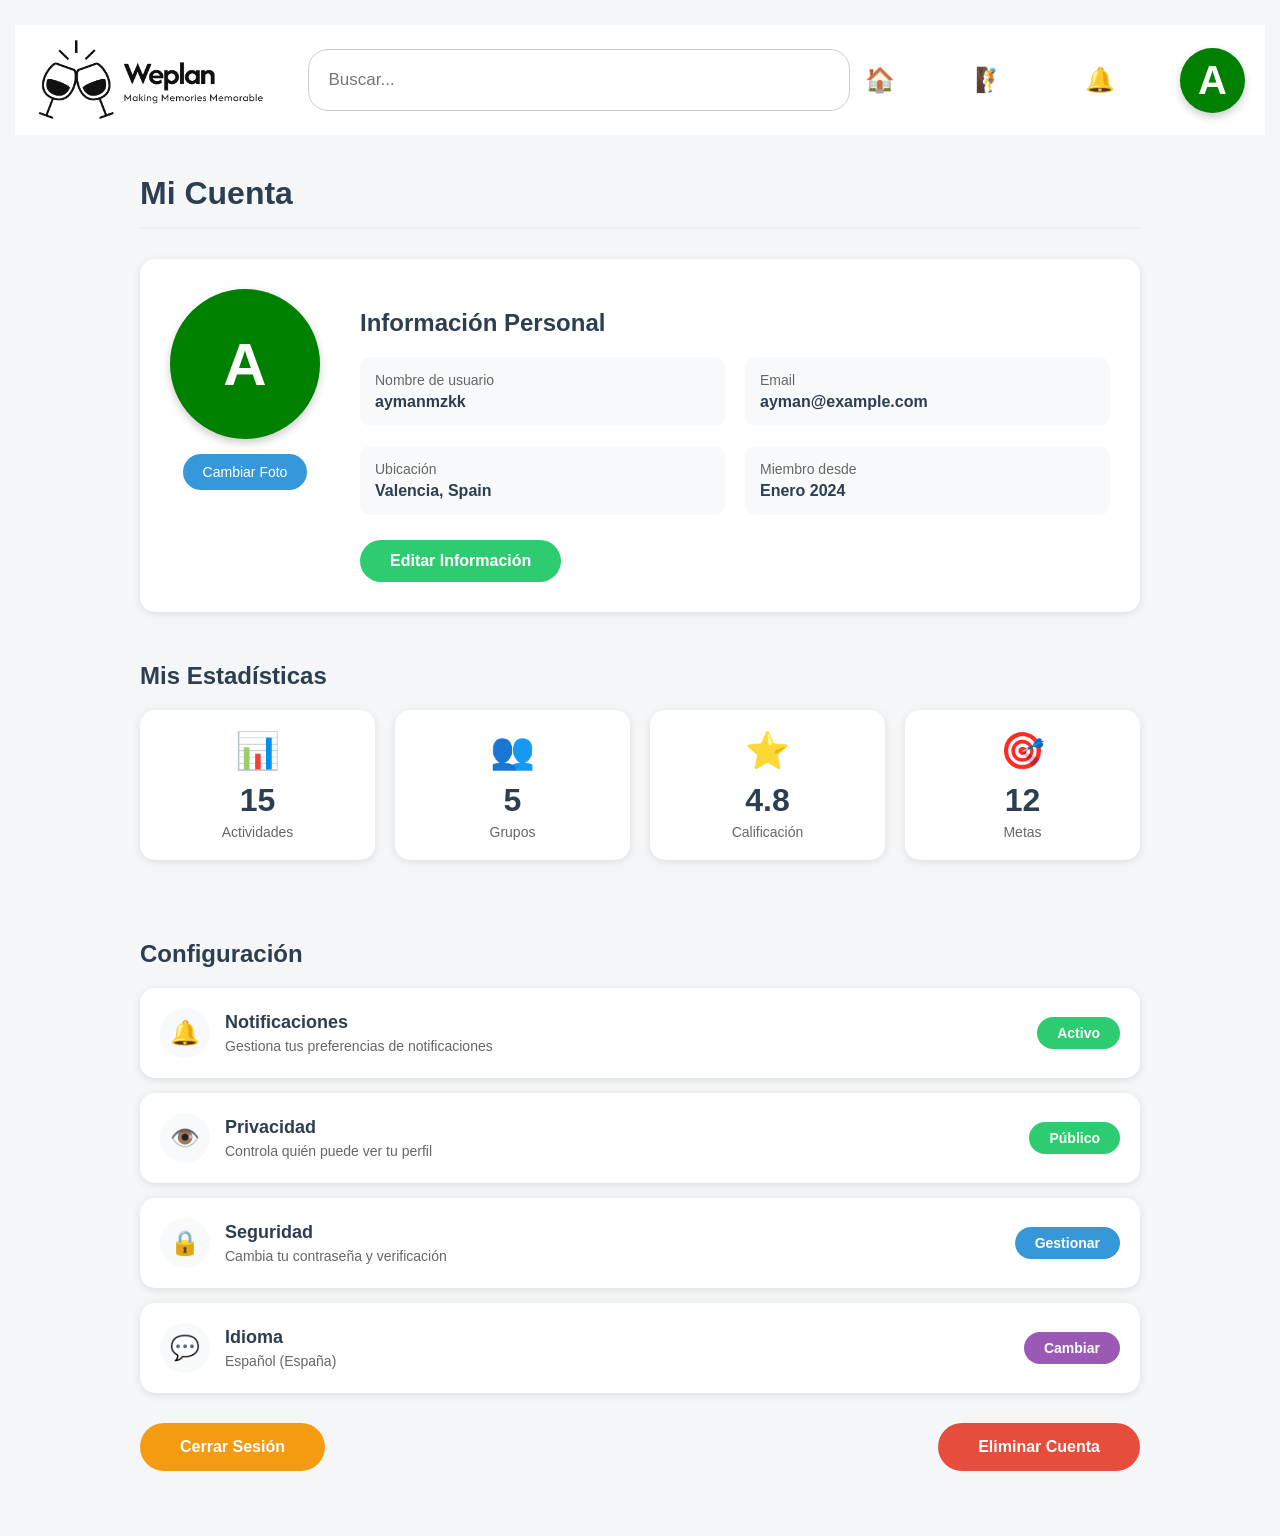
<file: Front-end/pagina de cuenta/index.html>
<!DOCTYPE html>
<html lang="es">
<head>
    <meta charset="UTF-8">
    <meta name="viewport" content="width=device-width, initial-scale=1.0">
    <title>Mi Cuenta - WePlan</title>
    <link rel="stylesheet" href="estilo.css">
</head>
<body>
 <nav>
     <div class="div2">
      <img src="fotos/weplan-high-resolution-logo-grayscale.png" alt="WePlan Logo">
      <div class="search-container">
             <input type="text" class="search-box" placeholder="Buscar...">
      </div>
            <div class="bottons-container">
             <button class="boton" onclick="window.location.href='index.html'">
                 <div class="icono">🏠</div>
             </button>
             <button class="boton">
                 <div class="icono">🧗</div>
             </button>
            
             <button class="boton" onclick="window.location.href='notificaciones.html'">
                 <div class="icono">🔔</div>
             </button>

              <button class="boton-usuario" onclick="window.location.href='cuenta.html'">
                A
              </button>
             </div>
     </div>   
 </nav>

<main class="account-page">
    <div class="account-header">
        <h1>Mi Cuenta</h1>
    </div>
    
    <div class="account-container">
        <!-- Sección Perfil -->
        <div class="profile-section">
            <div class="profile-picture">
                <div class="profile-image" id="profileImage">A</div>
                <button class="change-photo">Cambiar Foto</button>
            </div>
            
            <div class="profile-info">
                <h2>Información Personal</h2>
                <div class="info-grid">
                    <div class="info-item">
                        <label>Nombre de usuario</label>
                        <div class="info-value">aymanmzkk</div>
                    </div>
                    <div class="info-item">
                        <label>Email</label>
                        <div class="info-value">ayman@example.com</div>
                    </div>
                    <div class="info-item">
                        <label>Ubicación</label>
                        <div class="info-value">Valencia, Spain</div>
                    </div>
                    <div class="info-item">
                        <label>Miembro desde</label>
                        <div class="info-value">Enero 2024</div>
                    </div>
                </div>
                <button class="edit-btn">Editar Información</button>
            </div>
        </div>
        
        <!-- Sección Estadísticas -->
        <div class="stats-section">
            <h2>Mis Estadísticas</h2>
            <div class="stats-grid">
                <div class="stat-card">
                    <div class="stat-icon">📊</div>
                    <div class="stat-number">15</div>
                    <div class="stat-label">Actividades</div>
                </div>
                <div class="stat-card">
                    <div class="stat-icon">👥</div>
                    <div class="stat-number">5</div>
                    <div class="stat-label">Grupos</div>
                </div>
                <div class="stat-card">
                    <div class="stat-icon">⭐</div>
                    <div class="stat-number">4.8</div>
                    <div class="stat-label">Calificación</div>
                </div>
                <div class="stat-card">
                    <div class="stat-icon">🎯</div>
                    <div class="stat-number">12</div>
                    <div class="stat-label">Metas</div>
                </div>
            </div>
        </div>
        
        <!-- Sección Configuración -->
        <div class="settings-section">
            <h2>Configuración</h2>
            <div class="settings-list">
                <div class="setting-item">
                    <div class="setting-info">
                        <div class="setting-icon">🔔</div>
                        <div>
                            <h3>Notificaciones</h3>
                            <p>Gestiona tus preferencias de notificaciones</p>
                        </div>
                    </div>
                    <button class="toggle-btn">Activo</button>
                </div>
                
                <div class="setting-item">
                    <div class="setting-info">
                        <div class="setting-icon">👁️</div>
                        <div>
                            <h3>Privacidad</h3>
                            <p>Controla quién puede ver tu perfil</p>
                        </div>
                    </div>
                    <button class="toggle-btn">Público</button>
                </div>
                
                <div class="setting-item">
                    <div class="setting-info">
                        <div class="setting-icon">🔒</div>
                        <div>
                            <h3>Seguridad</h3>
                            <p>Cambia tu contraseña y verificación</p>
                        </div>
                    </div>
                    <button class="manage-btn">Gestionar</button>
                </div>
                
                <div class="setting-item">
                    <div class="setting-info">
                        <div class="setting-icon">💬</div>
                        <div>
                            <h3>Idioma</h3>
                            <p>Español (España)</p>
                        </div>
                    </div>
                    <button class="change-btn">Cambiar</button>
                </div>
            </div>
        </div>
        
        <!-- Botones de Acción -->
        <div class="action-buttons">
            <button class="logout-btn">Cerrar Sesión</button>
            <button class="delete-btn">Eliminar Cuenta</button>
        </div>
    </div>
</main>

</body>
</html>
</file>
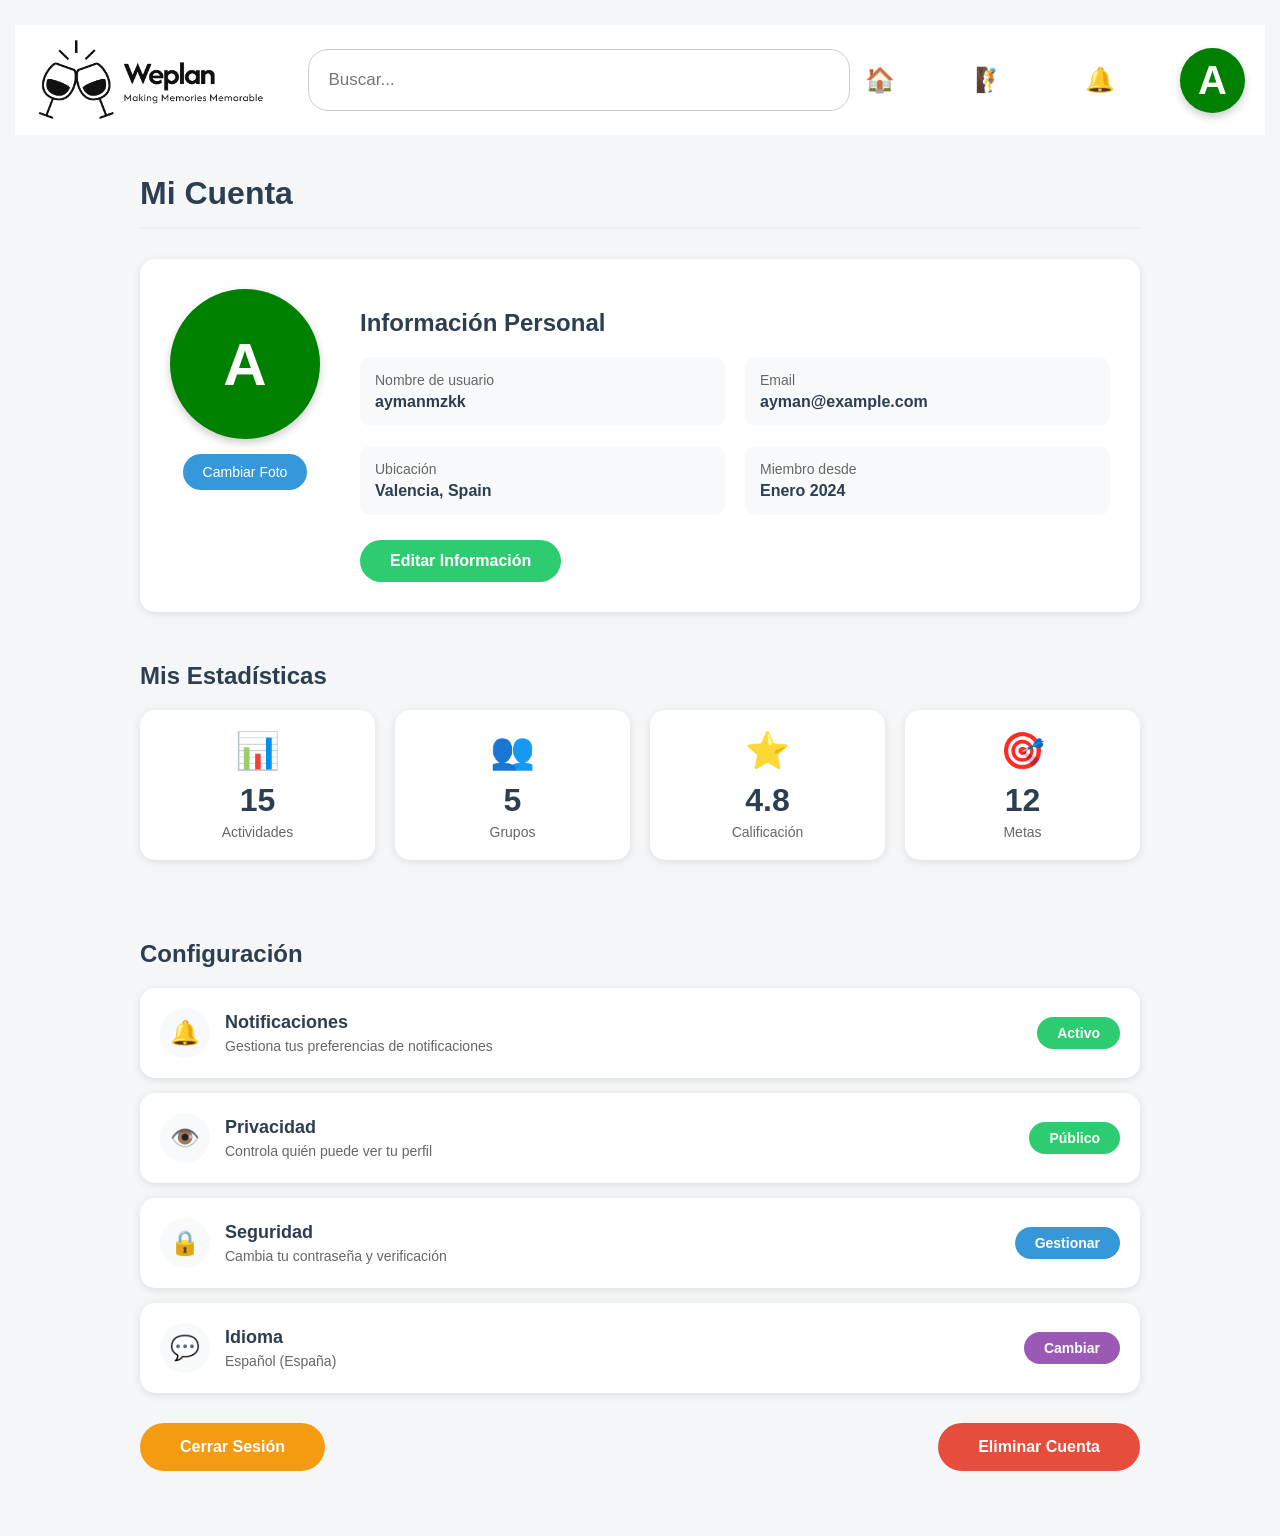
<file: Front-end/pagina de cuenta/cuenta.html>
<!DOCTYPE html>
<html lang="es">
<head>
    <meta charset="UTF-8">
    <meta name="viewport" content="width=device-width, initial-scale=1.0">
    <title>Mi Cuenta - WePlan</title>
    <link rel="stylesheet" href="cuenta.css">
</head>
<body>
 <nav>
     <div class="div2">
      <img src="fotos/weplan-high-resolution-logo-grayscale.png" alt="WePlan Logo">
      <div class="search-container">
             <input type="text" class="search-box" placeholder="Buscar...">
      </div>
            <div class="bottons-container">
             <button class="boton" onclick="window.location.href='index.html'">
                 <div class="icono">🏠</div>
             </button>
             <button class="boton">
                 <div class="icono">🧗</div>
             </button>
            
             <button class="boton" onclick="window.location.href='notificaciones.html'">
                 <div class="icono">🔔</div>
             </button>

              <button class="boton-usuario" onclick="window.location.href='cuenta.html'">
                A
              </button>
             </div>
     </div>   
 </nav>

<main class="account-page">
    <div class="account-header">
        <h1>Mi Cuenta</h1>
    </div>
    
    <div class="account-container">
        <!-- Sección Perfil -->
        <div class="profile-section">
            <div class="profile-picture">
                <div class="profile-image" id="profileImage">A</div>
                <button class="change-photo">Cambiar Foto</button>
            </div>
            
            <div class="profile-info">
                <h2>Información Personal</h2>
                <div class="info-grid">
                    <div class="info-item">
                        <label>Nombre de usuario</label>
                        <div class="info-value">aymanmzkk</div>
                    </div>
                    <div class="info-item">
                        <label>Email</label>
                        <div class="info-value">ayman@example.com</div>
                    </div>
                    <div class="info-item">
                        <label>Ubicación</label>
                        <div class="info-value">Valencia, Spain</div>
                    </div>
                    <div class="info-item">
                        <label>Miembro desde</label>
                        <div class="info-value">Enero 2024</div>
                    </div>
                </div>
                <button class="edit-btn">Editar Información</button>
            </div>
        </div>
        
        <!-- Sección Estadísticas -->
        <div class="stats-section">
            <h2>Mis Estadísticas</h2>
            <div class="stats-grid">
                <div class="stat-card">
                    <div class="stat-icon">📊</div>
                    <div class="stat-number">15</div>
                    <div class="stat-label">Actividades</div>
                </div>
                <div class="stat-card">
                    <div class="stat-icon">👥</div>
                    <div class="stat-number">5</div>
                    <div class="stat-label">Grupos</div>
                </div>
                <div class="stat-card">
                    <div class="stat-icon">⭐</div>
                    <div class="stat-number">4.8</div>
                    <div class="stat-label">Calificación</div>
                </div>
                <div class="stat-card">
                    <div class="stat-icon">🎯</div>
                    <div class="stat-number">12</div>
                    <div class="stat-label">Metas</div>
                </div>
            </div>
        </div>
        
        <!-- Sección Configuración -->
        <div class="settings-section">
            <h2>Configuración</h2>
            <div class="settings-list">
                <div class="setting-item">
                    <div class="setting-info">
                        <div class="setting-icon">🔔</div>
                        <div>
                            <h3>Notificaciones</h3>
                            <p>Gestiona tus preferencias de notificaciones</p>
                        </div>
                    </div>
                    <button class="toggle-btn">Activo</button>
                </div>
                
                <div class="setting-item">
                    <div class="setting-info">
                        <div class="setting-icon">👁️</div>
                        <div>
                            <h3>Privacidad</h3>
                            <p>Controla quién puede ver tu perfil</p>
                        </div>
                    </div>
                    <button class="toggle-btn">Público</button>
                </div>
                
                <div class="setting-item">
                    <div class="setting-info">
                        <div class="setting-icon">🔒</div>
                        <div>
                            <h3>Seguridad</h3>
                            <p>Cambia tu contraseña y verificación</p>
                        </div>
                    </div>
                    <button class="manage-btn">Gestionar</button>
                </div>
                
                <div class="setting-item">
                    <div class="setting-info">
                        <div class="setting-icon">💬</div>
                        <div>
                            <h3>Idioma</h3>
                            <p>Español (España)</p>
                        </div>
                    </div>
                    <button class="change-btn">Cambiar</button>
                </div>
            </div>
        </div>
        
        <!-- Botones de Acción -->
        <div class="action-buttons">
            <button class="logout-btn">Cerrar Sesión</button>
            <button class="delete-btn">Eliminar Cuenta</button>
        </div>
    </div>
</main>

</body>
</html>
</file>
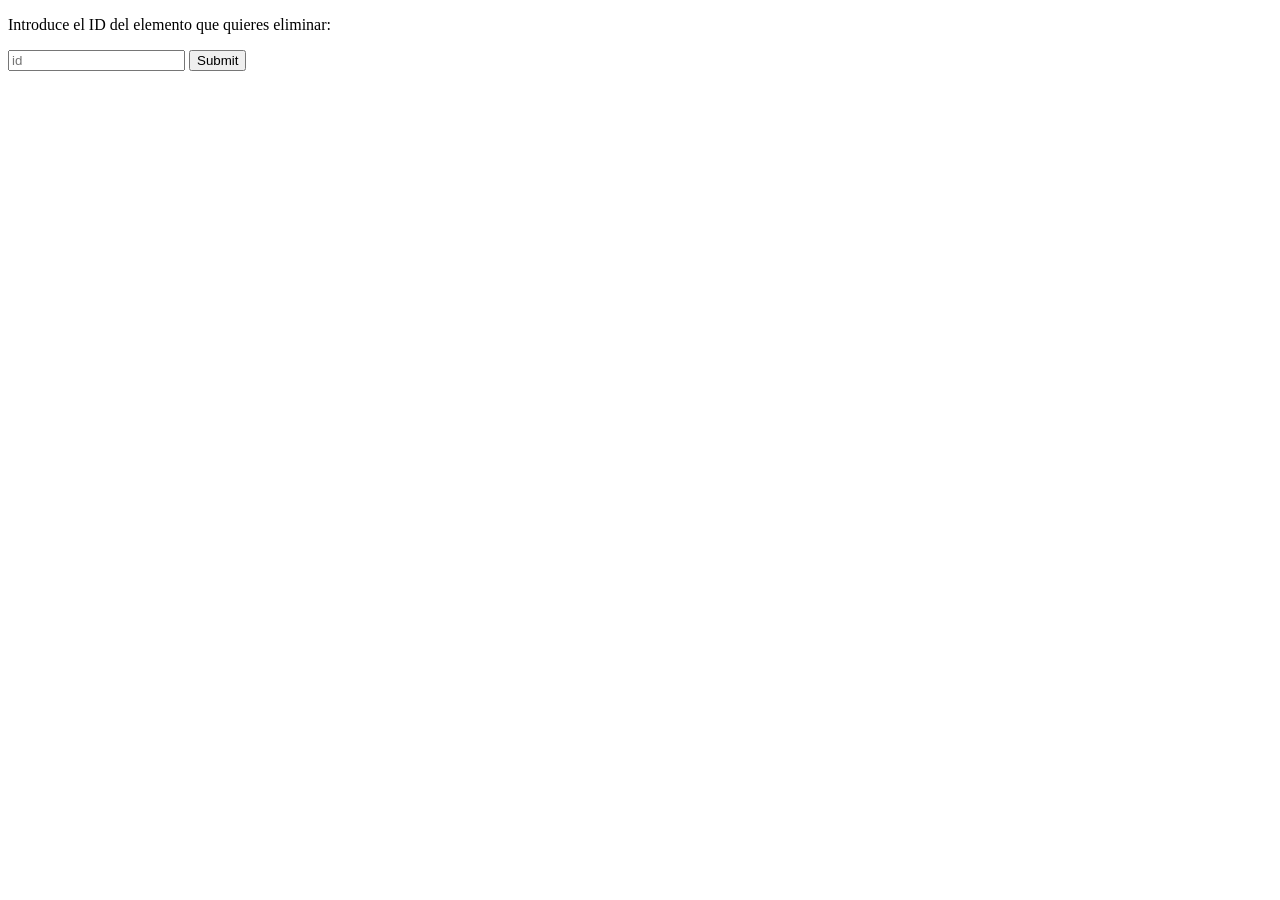
<file: 002-PHP/Uso Futuro-/003-Delete/001-Miniformulario.html>
<!doctype html>
<html lang="es">
  <head>
    <title>Bryan Glot Fong</title>
    <meta charset="utf-8">
  </head>
  <body>
    <form action="002-procesa_eliminar.php" method="POST">
     <p>Introduce el ID del elemento que quieres eliminar:</p>
     <input type="number" name="id" placeholder="id">
     <input type="submit">
    </form>
  </body>
</html>
</file>
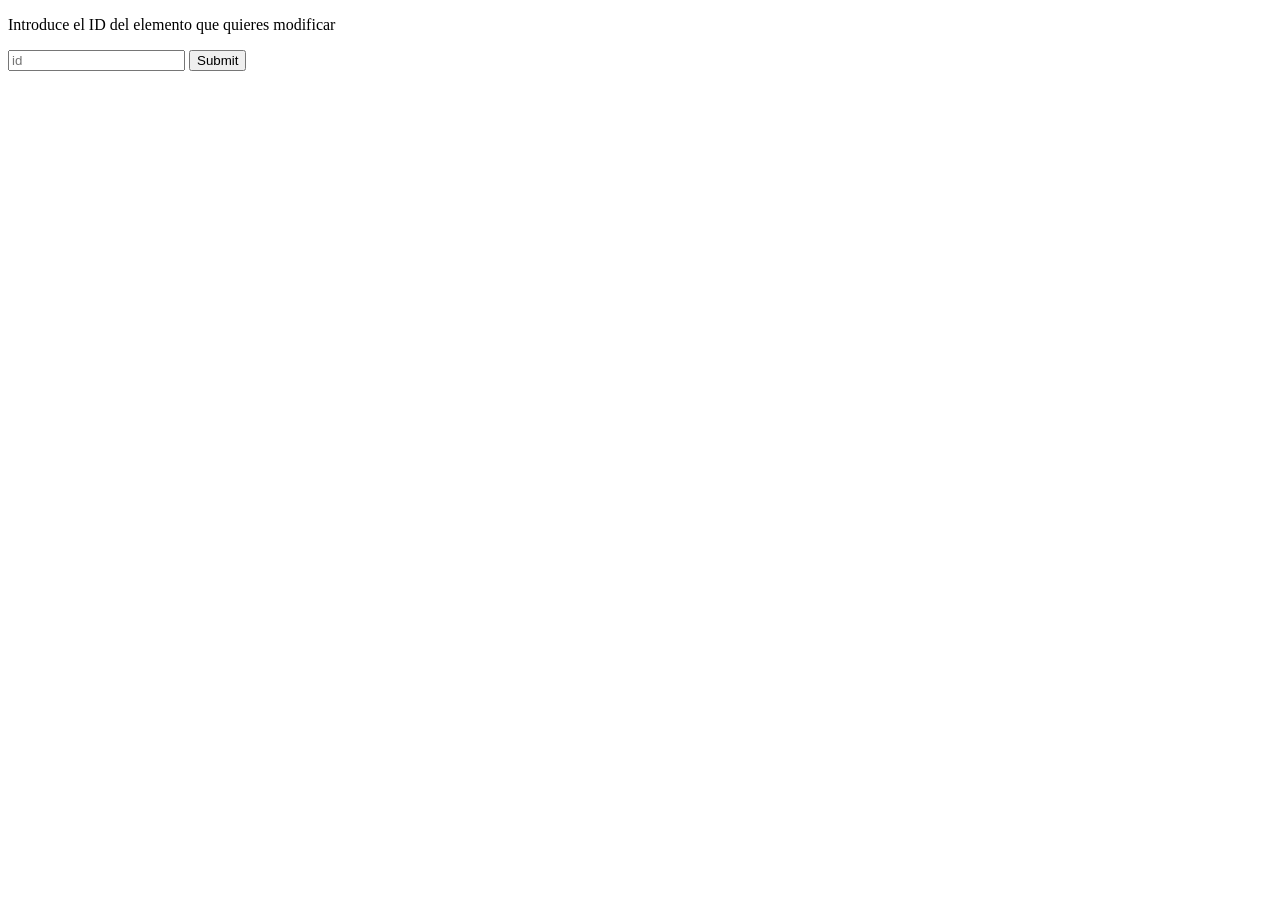
<file: 002-PHP/Uso Futuro-/004-Update/001-Miniformulario.html>
<!doctype html>
<html lang="es">
  <head>
    <title>Bryan Glot Fong</title>
    <meta charset="utf-8">
  </head>
  <body>
    <form action="002-procesa_modificar.php" method="POST">
      <p>Introduce el ID del elemento que quieres modificar</p>
      <input type="number" name="id" placeholder="id">
      <input type="submit">
    </form>
  </body>
</html>
</file>
<file: Front-end/pagina de cuenta/estilo.css>
body {font-family: 'Segoe UI', Tahoma, Geneva, Verdana, sans-serif;background-color: #f4f6f8;color: #333;margin: 0;padding: 0;}
body {margin: 10px auto;font-family: Arial, sans-serif;max-width: 1800px;padding: 15px;}
nav {width: 100%;background-color: #fff;}
.div2 {display: flex;align-items: center;justify-content: space-between;padding: 10px 20px;}
.div2 img {height: 90px;width: 230px;}
.search-container {flex: 1;max-width: 500px;margin: 0 20px;}
.search-box {width: 100%;padding: 20px;border: 1px solid #ccc;border-radius: 20px;font-size: 17px;}
.bottons-container {display: flex;align-items: center;gap: 50px;}
.boton {background-color: white;border: none;border-radius: 50%;width: 60px;height: 60px;display: flex;align-items: center;justify-content: center;cursor: pointer;transition: all 0.3s ease;padding: 8px;}
.boton:hover {transform: translateY(-3px);box-shadow: 0 4px 8px rgba(0,0,0,0.3);background-color: #f8f9fa;}
.boton:active {transform: translateY(-1px);}
.icono {font-size: 24px;color: #2c3e50;}
.boton-usuario {width: 65px;height: 65px;border-radius: 50%;font-size: 40px;border: none;cursor: pointer;display: flex;align-items: center;justify-content: center;font-weight: bold;color: white;background-color: Green;transition: all 0.3s ease;box-shadow: 0 4px 8px rgba(0,0,0,0.2);}
.boton-usuario:hover {transform: scale(1.05);box-shadow: 0 6px 12px rgba(0,0,0,0.3);}
.account-page {max-width: 1000px;margin: 40px auto;padding: 0 20px;}
.account-header {margin-bottom: 30px;padding-bottom: 15px;border-bottom: 2px solid #f0f0f0;}
.account-page h1 {color: #2c3e50;font-size: 32px;margin: 0;}
.account-container {display: flex;flex-direction: column;gap: 30px;}
.profile-section {display: flex;align-items: flex-start;gap: 40px;background: white;padding: 30px;border-radius: 15px;box-shadow: 0 2px 8px rgba(0,0,0,0.1);}
.profile-picture {display: flex;flex-direction: column;align-items: center;gap: 15px;}
.profile-image {width: 150px;height: 150px;border-radius: 50%;display: flex;align-items: center;justify-content: center;font-size: 60px;font-weight: bold;color: white;background-color: Green;cursor: pointer;transition: all 0.3s ease;box-shadow: 0 4px 8px rgba(0,0,0,0.2);}
.profile-image:hover {transform: scale(1.05);box-shadow: 0 6px 12px rgba(0,0,0,0.3);}
.change-photo {padding: 10px 20px;background-color: #3498db;color: white;border: none;border-radius: 20px;cursor: pointer;font-size: 14px;transition: all 0.3s ease;}
.change-photo:hover {background-color: #2980b9;transform: translateY(-2px);}
.profile-info {flex: 1;}
.profile-info h2 {color: #2c3e50;font-size: 24px;margin-bottom: 20px;}
.info-grid {display: grid;grid-template-columns: repeat(2, 1fr);gap: 20px;margin-bottom: 25px;}
.info-item {background: #f8f9fa;padding: 15px;border-radius: 10px;}
.info-item label {display: block;color: #666;font-size: 14px;margin-bottom: 5px;}
.info-value {color: #2c3e50;font-size: 16px;font-weight: 600;}
.edit-btn {padding: 12px 30px;background-color: #2ecc71;color: white;border: none;border-radius: 25px;cursor: pointer;font-size: 16px;font-weight: bold;transition: all 0.3s ease;}
.edit-btn:hover {background-color: #27ae60;transform: translateY(-2px);}
.stats-section h2, .settings-section h2 {color: #2c3e50;font-size: 24px;margin-bottom: 20px;}
.stats-grid {display: grid;grid-template-columns: repeat(4, 1fr);gap: 20px;margin-bottom: 30px;}
.stat-card {background: white;padding: 20px;border-radius: 15px;box-shadow: 0 2px 8px rgba(0,0,0,0.1);text-align: center;transition: all 0.3s ease;}
.stat-card:hover {transform: translateY(-5px);box-shadow: 0 4px 12px rgba(0,0,0,0.15);}
.stat-icon {font-size: 36px;margin-bottom: 10px;}
.stat-number {font-size: 32px;font-weight: bold;color: #2c3e50;margin-bottom: 5px;}
.stat-label {color: #666;font-size: 14px;}
.settings-list {display: flex;flex-direction: column;gap: 15px;}
.setting-item {display: flex;align-items: center;justify-content: space-between;background: white;padding: 20px;border-radius: 15px;box-shadow: 0 2px 8px rgba(0,0,0,0.1);}
.setting-info {display: flex;align-items: center;gap: 15px;}
.setting-icon {font-size: 24px;width: 50px;height: 50px;display: flex;align-items: center;justify-content: center;background: #f8f9fa;border-radius: 50%;}
.setting-info h3 {margin: 0 0 5px 0;color: #2c3e50;font-size: 18px;}
.setting-info p {margin: 0;color: #666;font-size: 14px;}
.toggle-btn, .manage-btn, .change-btn {padding: 8px 20px;border: none;border-radius: 20px;cursor: pointer;font-size: 14px;font-weight: bold;transition: all 0.3s ease;}
.toggle-btn {background-color: #2ecc71;color: white;}
.manage-btn {background-color: #3498db;color: white;}
.change-btn {background-color: #9b59b6;color: white;}
.toggle-btn:hover, .manage-btn:hover, .change-btn:hover {transform: translateY(-2px);}
.action-buttons {display: flex;justify-content: space-between;gap: 20px;}
.logout-btn, .delete-btn {padding: 15px 40px;border: none;border-radius: 25px;cursor: pointer;font-size: 16px;font-weight: bold;transition: all 0.3s ease;}
.logout-btn {background-color: #f39c12;color: white;}
.logout-btn:hover {background-color: #e67e22;transform: translateY(-2px);}
.delete-btn {background-color: #e74c3c;color: white;}
.delete-btn:hover {background-color: #c0392b;transform: translateY(-2px);}
</file>
<file: Front-end/pagina de cuenta/cuenta.css>
body {font-family: 'Segoe UI', Tahoma, Geneva, Verdana, sans-serif;background-color: #f4f6f8;color: #333;margin: 0;padding: 0;}
body {margin: 10px auto;font-family: Arial, sans-serif;max-width: 1800px;padding: 15px;}
nav {width: 100%;background-color: #fff;}
.div2 {display: flex;align-items: center;justify-content: space-between;padding: 10px 20px;}
.div2 img {height: 90px;width: 230px;}
.search-container {flex: 1;max-width: 500px;margin: 0 20px;}
.search-box {width: 100%;padding: 20px;border: 1px solid #ccc;border-radius: 20px;font-size: 17px;}
.bottons-container {display: flex;align-items: center;gap: 50px;}
.boton {background-color: white;border: none;border-radius: 50%;width: 60px;height: 60px;display: flex;align-items: center;justify-content: center;cursor: pointer;transition: all 0.3s ease;padding: 8px;}
.boton:hover {transform: translateY(-3px);box-shadow: 0 4px 8px rgba(0,0,0,0.3);background-color: #f8f9fa;}
.boton:active {transform: translateY(-1px);}
.icono {font-size: 24px;color: #2c3e50;}
.boton-usuario {width: 65px;height: 65px;border-radius: 50%;font-size: 40px;border: none;cursor: pointer;display: flex;align-items: center;justify-content: center;font-weight: bold;color: white;background-color: Green;transition: all 0.3s ease;box-shadow: 0 4px 8px rgba(0,0,0,0.2);}
.boton-usuario:hover {transform: scale(1.05);box-shadow: 0 6px 12px rgba(0,0,0,0.3);}
.account-page {max-width: 1000px;margin: 40px auto;padding: 0 20px;}
.account-header {margin-bottom: 30px;padding-bottom: 15px;border-bottom: 2px solid #f0f0f0;}
.account-page h1 {color: #2c3e50;font-size: 32px;margin: 0;}
.account-container {display: flex;flex-direction: column;gap: 30px;}
.profile-section {display: flex;align-items: flex-start;gap: 40px;background: white;padding: 30px;border-radius: 15px;box-shadow: 0 2px 8px rgba(0,0,0,0.1);}
.profile-picture {display: flex;flex-direction: column;align-items: center;gap: 15px;}
.profile-image {width: 150px;height: 150px;border-radius: 50%;display: flex;align-items: center;justify-content: center;font-size: 60px;font-weight: bold;color: white;background-color: Green;cursor: pointer;transition: all 0.3s ease;box-shadow: 0 4px 8px rgba(0,0,0,0.2);}
.profile-image:hover {transform: scale(1.05);box-shadow: 0 6px 12px rgba(0,0,0,0.3);}
.change-photo {padding: 10px 20px;background-color: #3498db;color: white;border: none;border-radius: 20px;cursor: pointer;font-size: 14px;transition: all 0.3s ease;}
.change-photo:hover {background-color: #2980b9;transform: translateY(-2px);}
.profile-info {flex: 1;}
.profile-info h2 {color: #2c3e50;font-size: 24px;margin-bottom: 20px;}
.info-grid {display: grid;grid-template-columns: repeat(2, 1fr);gap: 20px;margin-bottom: 25px;}
.info-item {background: #f8f9fa;padding: 15px;border-radius: 10px;}
.info-item label {display: block;color: #666;font-size: 14px;margin-bottom: 5px;}
.info-value {color: #2c3e50;font-size: 16px;font-weight: 600;}
.edit-btn {padding: 12px 30px;background-color: #2ecc71;color: white;border: none;border-radius: 25px;cursor: pointer;font-size: 16px;font-weight: bold;transition: all 0.3s ease;}
.edit-btn:hover {background-color: #27ae60;transform: translateY(-2px);}
.stats-section h2, .settings-section h2 {color: #2c3e50;font-size: 24px;margin-bottom: 20px;}
.stats-grid {display: grid;grid-template-columns: repeat(4, 1fr);gap: 20px;margin-bottom: 30px;}
.stat-card {background: white;padding: 20px;border-radius: 15px;box-shadow: 0 2px 8px rgba(0,0,0,0.1);text-align: center;transition: all 0.3s ease;}
.stat-card:hover {transform: translateY(-5px);box-shadow: 0 4px 12px rgba(0,0,0,0.15);}
.stat-icon {font-size: 36px;margin-bottom: 10px;}
.stat-number {font-size: 32px;font-weight: bold;color: #2c3e50;margin-bottom: 5px;}
.stat-label {color: #666;font-size: 14px;}
.settings-list {display: flex;flex-direction: column;gap: 15px;}
.setting-item {display: flex;align-items: center;justify-content: space-between;background: white;padding: 20px;border-radius: 15px;box-shadow: 0 2px 8px rgba(0,0,0,0.1);}
.setting-info {display: flex;align-items: center;gap: 15px;}
.setting-icon {font-size: 24px;width: 50px;height: 50px;display: flex;align-items: center;justify-content: center;background: #f8f9fa;border-radius: 50%;}
.setting-info h3 {margin: 0 0 5px 0;color: #2c3e50;font-size: 18px;}
.setting-info p {margin: 0;color: #666;font-size: 14px;}
.toggle-btn, .manage-btn, .change-btn {padding: 8px 20px;border: none;border-radius: 20px;cursor: pointer;font-size: 14px;font-weight: bold;transition: all 0.3s ease;}
.toggle-btn {background-color: #2ecc71;color: white;}
.manage-btn {background-color: #3498db;color: white;}
.change-btn {background-color: #9b59b6;color: white;}
.toggle-btn:hover, .manage-btn:hover, .change-btn:hover {transform: translateY(-2px);}
.action-buttons {display: flex;justify-content: space-between;gap: 20px;}
.logout-btn, .delete-btn {padding: 15px 40px;border: none;border-radius: 25px;cursor: pointer;font-size: 16px;font-weight: bold;transition: all 0.3s ease;}
.logout-btn {background-color: #f39c12;color: white;}
.logout-btn:hover {background-color: #e67e22;transform: translateY(-2px);}
.delete-btn {background-color: #e74c3c;color: white;}
.delete-btn:hover {background-color: #c0392b;transform: translateY(-2px);}
</file>
